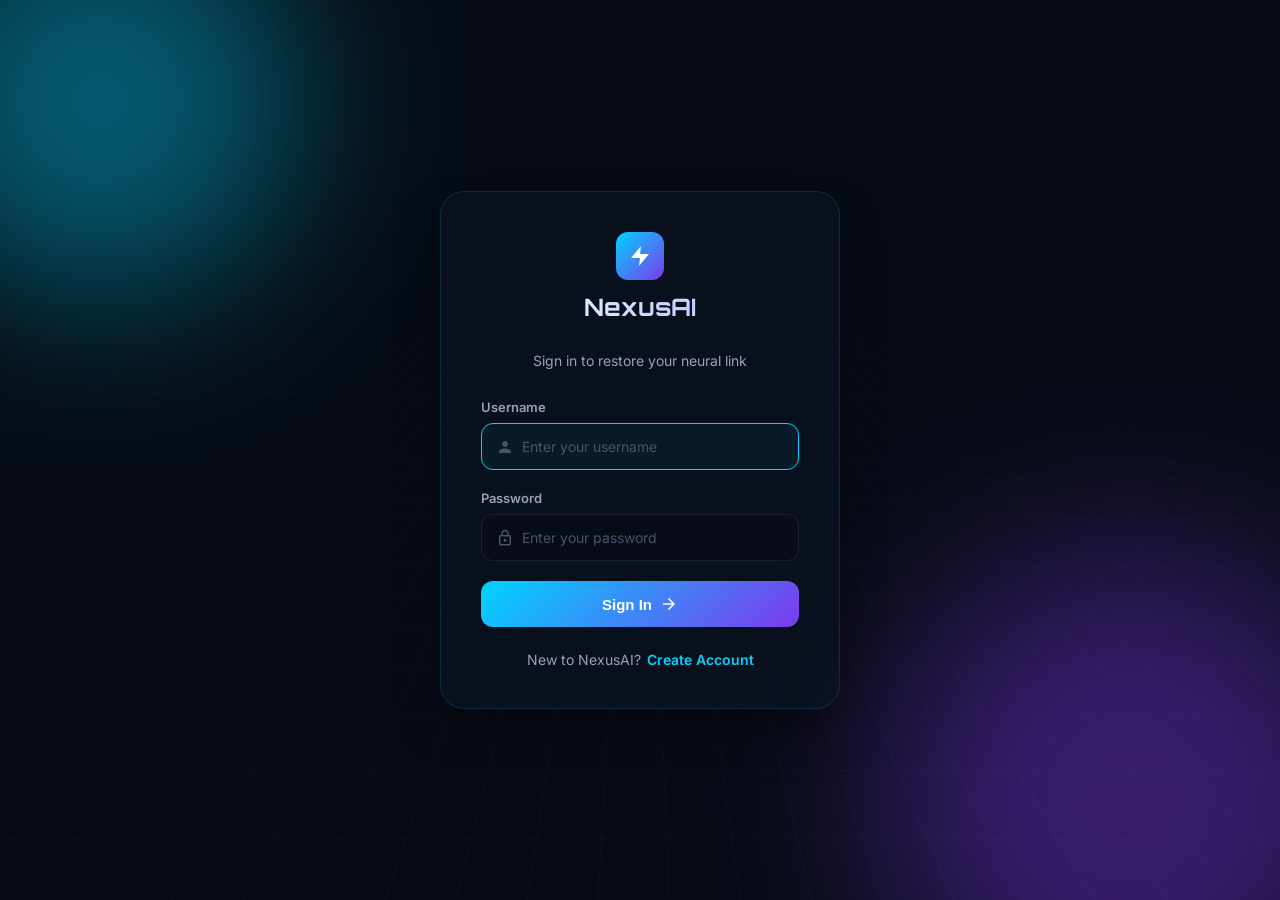
<file: public/login/index.html>
<!DOCTYPE html>
<html lang="en">
<head>
    <meta charset="UTF-8">
    <meta name="viewport" content="width=device-width, initial-scale=1.0">
    <title>NexusAI — Sign In</title>
    <link href="https://fonts.googleapis.com/css2?family=Inter:wght@400;500;600;700&family=Orbitron:wght@500;700;900&display=swap" rel="stylesheet">
    <style>
        :root {
            --bg-dark: #070b14;
            --glass-bg: rgba(13, 20, 36, 0.6);
            --glass-border: rgba(0, 212, 255, 0.15);
            --cyan: #00d4ff;
            --violet: #7c3aed;
            --text-1: #ffffff;
            --text-2: #94a3b8;
            --text-3: #475569;
            --error: #f87171;
            --success: #34d399;
        }

        * { box-sizing: border-box; margin: 0; padding: 0; }

        body {
            background-color: var(--bg-dark);
            color: var(--text-1);
            font-family: 'Inter', sans-serif;
            min-height: 100vh;
            display: flex;
            align-items: center;
            justify-content: center;
            overflow: hidden;
            position: relative;
        }

        /* ================= BACKGROUND ================= */
        .scene { position: absolute; inset: 0; z-index: 0; overflow: hidden; }
        .orb {
            position: absolute; border-radius: 50%; filter: blur(90px); opacity: 0.4;
            animation: float-orb 20s infinite alternate ease-in-out;
        }
        .orb-1 { width: 400px; height: 400px; background: var(--cyan); top: -100px; left: -100px; }
        .orb-2 { width: 500px; height: 500px; background: var(--violet); bottom: -150px; right: -100px; animation-delay: -5s; }
        .grid {
            position: absolute; inset: -50%;
            background-image: linear-gradient(rgba(255,255,255,0.03) 1px, transparent 1px),
                              linear-gradient(90deg, rgba(255,255,255,0.03) 1px, transparent 1px);
            background-size: 50px 50px;
            transform: perspective(500px) rotateX(60deg) translateY(-100px) translateZ(-200px);
            animation: grid-move 20s linear infinite;
            opacity: 0.5;
        }
        @keyframes float-orb { 0% { transform: translate(0, 0) scale(1); } 100% { transform: translate(50px, 50px) scale(1.1); } }
        @keyframes grid-move { 0% { transform: perspective(500px) rotateX(60deg) translateY(0) translateZ(-200px); } 100% { transform: perspective(500px) rotateX(60deg) translateY(50px) translateZ(-200px); } }

        /* ================= CARD ================= */
        .glass-card {
            width: 100%; max-width: 400px;
            background: var(--glass-bg);
            backdrop-filter: blur(24px);
            -webkit-backdrop-filter: blur(24px);
            border: 1px solid var(--glass-border);
            border-radius: 24px;
            padding: 40px;
            position: relative;
            z-index: 10;
            box-shadow: 0 25px 50px -12px rgba(0, 0, 0, 0.5);
            margin: 20px;
        }

        .brand { text-align: center; margin-bottom: 30px; }
        .brand-logo { display: inline-flex; justify-content: center; align-items: center; width: 48px; height: 48px; background: linear-gradient(135deg, var(--cyan), var(--violet)); border-radius: 12px; margin-bottom: 12px; }
        .brand-logo svg { width: 24px; height: 24px; fill: white; }
        .brand-name { font-family: 'Orbitron', sans-serif; font-size: 24px; font-weight: 700; background: linear-gradient(135deg, #fff 0%, #a5b4fc 100%); -webkit-background-clip: text; -webkit-text-fill-color: transparent; }
        
        .card-subtitle { text-align: center; color: var(--text-2); font-size: 14px; margin-bottom: 30px; }

        /* ================= FORM ================= */
        .form-group { margin-bottom: 20px; }
        .form-label { display: block; font-size: 13px; font-weight: 600; color: var(--text-2); margin-bottom: 8px; }
        .input-wrap { position: relative; display: flex; align-items: center; background: rgba(0,0,0,0.2); border: 1px solid rgba(255,255,255,0.08); border-radius: 12px; transition: border-color 0.2s, background 0.2s; }
        .input-wrap:focus-within { border-color: var(--cyan); background: rgba(0,212,255,0.05); }
        .input-prefix { position: absolute; left: 14px; color: var(--text-3); display: flex; align-items: center; }
        .input-prefix svg { width: 18px; height: 18px; fill: currentColor; }
        .form-input { width: 100%; background: transparent; border: none; padding: 14px 14px 14px 40px; color: #fff; font-size: 14px; font-family: 'Inter', sans-serif; outline: none; }
        .form-input::placeholder { color: var(--text-3); }

        /* ================= BUTTON ================= */
        .btn-primary {
            width: 100%; background: linear-gradient(135deg, var(--cyan) 0%, var(--violet) 100%); border: none; border-radius: 12px; padding: 14px; color: #fff; font-size: 15px; font-weight: 700; cursor: pointer; transition: transform 0.2s, box-shadow 0.2s; display: flex; align-items: center; justify-content: center; gap: 8px; margin-top: 10px;
        }
        .btn-primary:hover { transform: translateY(-2px); box-shadow: 0 10px 25px rgba(0,212,255,0.3); }
        .btn-primary svg { width: 18px; height: 18px; fill: currentColor; }

        /* ================= ERROR ================= */
        .error-bar {
            display: none; align-items: flex-start; gap: 10px; background: rgba(248,113,113,0.08); border: 1px solid rgba(248,113,113,0.25); border-radius: 10px; padding: 12px; font-size: 13px; color: var(--error); margin-bottom: 20px; line-height: 1.4;
        }
        .error-bar.show { display: flex; }
        .error-bar svg { width: 18px; height: 18px; fill: currentColor; flex-shrink: 0; margin-top: 1px; }

        /* ================= FOOTER ================= */
        .footer-link { display: flex; justify-content: center; margin-top: 24px; font-size: 14px; color: var(--text-2); }
        .footer-link a { color: var(--cyan); text-decoration: none; font-weight: 600; margin-left: 6px; }
        .footer-link a:hover { text-decoration: underline; }

    </style>
</head>
<body>

<div class="scene">
    <div class="orb orb-1"></div>
    <div class="orb orb-2"></div>
    <div class="grid"></div>
</div>

<div class="glass-card">
    <div class="brand">
        <div class="brand-logo">
            <svg viewBox="0 0 24 24"><path d="M13 2L3 14h9l-1 8 10-12h-9l1-8z"/></svg>
        </div>
        <div class="brand-name">NexusAI</div>
    </div>
    
    <div class="card-subtitle">Sign in to restore your neural link</div>

    <div class="error-bar" id="errorBar">
        <svg viewBox="0 0 24 24"><path d="M12 2C6.48 2 2 6.48 2 12s4.48 10 10 10 10-4.48 10-10S17.52 2 12 2zm1 15h-2v-2h2v2zm0-4h-2V7h2v6z"/></svg>
        <span id="errorText">Invalid credentials!</span>
    </div>

    <form id="loginForm" onsubmit="handleLogin(event)">
        <div class="form-group">
            <label class="form-label">Username</label>
            <div class="input-wrap">
                <span class="input-prefix">
                    <svg viewBox="0 0 24 24"><path d="M12 12c2.21 0 4-1.79 4-4s-1.79-4-4-4-4 1.79-4 4 1.79 4 4 4zm0 2c-2.67 0-8 1.34-8 4v2h16v-2c0-2.66-5.33-4-8-4z"/></svg>
                </span>
                <input class="form-input" type="text" id="username" placeholder="Enter your username" required autofocus />
            </div>
        </div>

        <div class="form-group">
            <label class="form-label">Password</label>
            <div class="input-wrap">
                <span class="input-prefix">
                    <svg viewBox="0 0 24 24"><path d="M18 8h-1V6c0-2.76-2.24-5-5-5S7 3.24 7 6v2H6c-1.1 0-2 .9-2 2v10c0 1.1.9 2 2 2h12c1.1 0 2-.9 2-2V10c0-1.1-.9-2-2-2zM9 6c0-1.66 1.34-3 3-3s3 1.34 3 3v2H9V6zm9 14H6V10h12v10zm-6-3c1.1 0 2-.9 2-2s-.9-2-2-2-2 .9-2 2 .9 2 2 2z"/></svg>
                </span>
                <input class="form-input" type="password" id="password" placeholder="Enter your password" required />
            </div>
        </div>

        <button type="submit" class="btn-primary" id="loginBtn">
            Sign In
            <svg viewBox="0 0 24 24"><path d="M12 4l-1.41 1.41L16.17 11H4v2h12.17l-5.58 5.59L12 20l8-8z"/></svg>
        </button>
    </form>

    <div class="footer-link">
        New to NexusAI? <a href="/public/login/signup.html">Create Account</a>
    </div>
</div>

<script>
    async function handleLogin(e) {
        e.preventDefault();
        const btn = document.getElementById('loginBtn');
        const errorBar = document.getElementById('errorBar');
        const errorText = document.getElementById('errorText');

        errorBar.classList.remove('show');
        btn.disabled = true;
        btn.style.opacity = '0.7';

        const username = document.getElementById('username').value.trim();
        const password = document.getElementById('password').value;

        try {
            const resp = await fetch('/login', {
                method: 'POST',
                body: new URLSearchParams({ username, password }),
                headers: { 'Content-Type': 'application/x-www-form-urlencoded' }
            });

            if (resp.ok) {
                window.location.href = '/';
            } else {
                errorText.innerHTML = 'Invalid credentials!<br><br><b>Note:</b> Your Username itself is the password!';
                errorBar.classList.add('show');
            }
        } catch (err) {
            errorText.innerHTML = 'Network error. Please try again.';
            errorBar.classList.add('show');
        }

        btn.disabled = false;
        btn.style.opacity = '1';
    }
</script>
</body>
</html>
</file>
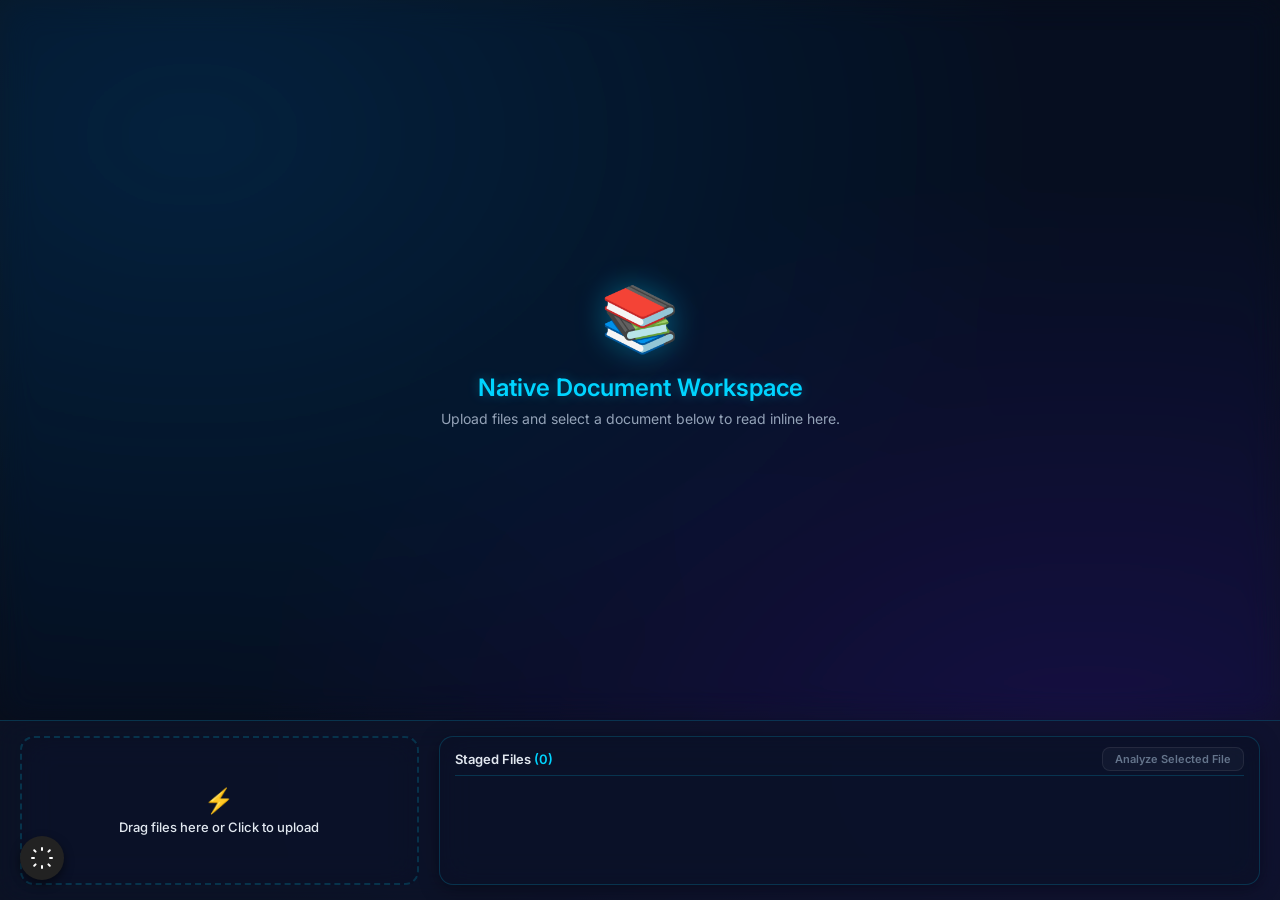
<file: public/workspace/index.html>
<!DOCTYPE html>
<html lang="en">
<head>
    <meta charset="UTF-8">
    <meta name="viewport" content="width=device-width, initial-scale=1.0">
    <meta name="description" content="NexusAI Document Workspace — Dual-Engine Scholar-Gamer CoPilot">
    <title>NexusAI — Document Workspace</title>
    <link rel="stylesheet" href="style.css">
    <!-- Chainlit Copilot Widget script (served by the Chainlit server) -->
    <script src="http://localhost:8000/copilot/index.js"></script>
</head>
<body>

    <!-- Full-width Document Workspace -->
    <!-- The Chainlit sidebar (displayMode: "sidebar") attaches to the right edge
         and pushes this workspace panel automatically — no manual width required. -->
    <div class="workspace">
        <!-- Top 80%: Native Document Viewer -->
        <div id="viewer-section" class="viewer-section">
            <iframe id="doc-viewer" class="pdf-viewer" style="display: none;" src="" width="100%" height="100%"></iframe>

            <div id="viewer-placeholder" class="viewer-placeholder">
                <div class="placeholder-icon">📚</div>
                <h2>Native Document Workspace</h2>
                <p>Upload files and select a document below to read inline here.</p>
            </div>

            <div id="script-preview-container" class="script-preview-container" style="display: none;">
                <pre><code id="script-preview-code"></code></pre>
            </div>
        </div>

        <!-- Bottom 20%: Staging Tray & Dropzone -->
        <div class="workspace-bottom">
            <!-- Dropzone -->
            <div class="upload-box" id="drop-zone" onclick="document.getElementById('file-input').click()">
                <div class="upload-box-content">
                    <span class="upload-icon">⚡</span>
                    <h3>Drag files here or Click to upload</h3>
                </div>
                <input type="file" id="file-input" style="display: none;"
                    multiple
                    accept=".png,.jpg,.jpeg,.webp,.doc,.docx,.pdf,.ppt,.pptx,.xls,.xlsx,.txt,.csv,.py,.js,.json,.md"
                    onchange="handleFiles(this.files)">
            </div>

            <!-- Staging Tray -->
            <div id="staging-tray" class="staging-tray">
                <div class="tray-header">
                    <h4>Staged Files <span id="staged-count">(0)</span></h4>
                    <button id="analyze-btn" class="analyze-btn" onclick="analyzeStagedFiles()" disabled>Analyze Selected File</button>
                </div>
                <div id="staged-files-list" class="staged-files-list"></div>
            </div>
        </div>

        <p id="status-text"></p>
    </div>

    <!-- Toast Notification Container -->
    <div id="toast-container" class="toast-container"></div>

    <!-- Gamer Plugin Toggle -->
    <a href="http://localhost:8001" target="_blank" class="plugin-toggle" style="position: fixed; bottom: 20px; left: 20px; z-index: 1000; background: #222; padding: 10px; border-radius: 50%; color: white; display: flex; align-items: center; justify-content: center; box-shadow: 0 4px 10px rgba(0,0,0,0.5);">
        <svg width="24" height="24" viewBox="0 0 24 24" fill="none" stroke="currentColor" stroke-width="2" stroke-linecap="round" stroke-linejoin="round">
            <path d="M12 2v2M12 20v2M4.2 4.2l1.4 1.4M18.4 18.4l1.4 1.4M2 12h2M20 12h2M4.2 19.8l1.4-1.4M18.4 5.6l1.4-1.4"/>
        </svg>
    </a>

    <!-- Workspace Logic -->
    <script src="app.js"></script>
</body>
</html>
</file>
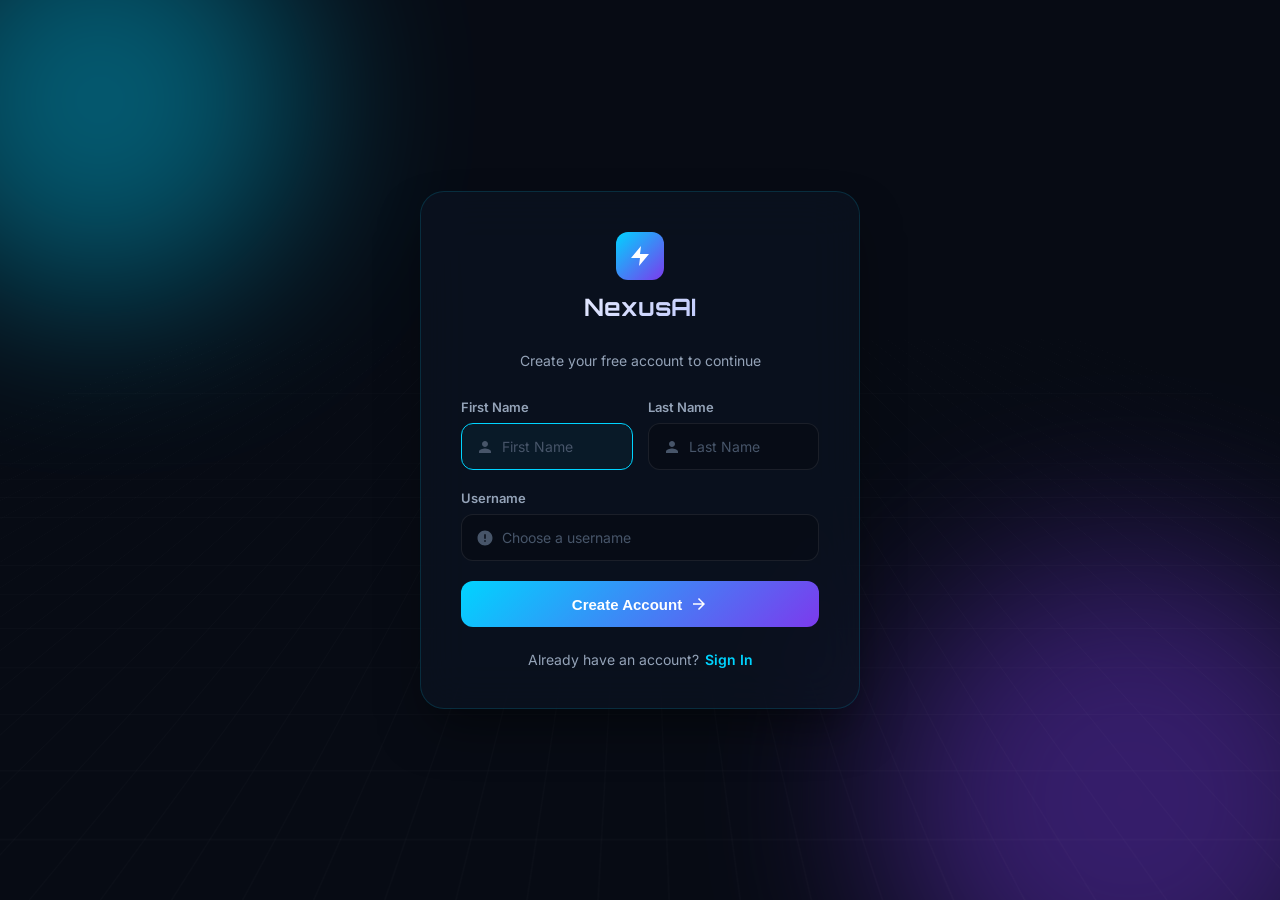
<file: public/login/signup.html>
<!DOCTYPE html>
<html lang="en">
<head>
    <meta charset="UTF-8">
    <meta name="viewport" content="width=device-width, initial-scale=1.0">
    <title>NexusAI — Create Account</title>
    <link href="https://fonts.googleapis.com/css2?family=Inter:wght@400;500;600;700&family=Orbitron:wght@500;700;900&display=swap" rel="stylesheet">
    <style>
        :root {
            --bg-dark: #070b14;
            --glass-bg: rgba(13, 20, 36, 0.6);
            --glass-border: rgba(0, 212, 255, 0.15);
            --cyan: #00d4ff;
            --violet: #7c3aed;
            --text-1: #ffffff;
            --text-2: #94a3b8;
            --text-3: #475569;
            --error: #f87171;
            --success: #34d399;
        }

        * { box-sizing: border-box; margin: 0; padding: 0; }

        body {
            background-color: var(--bg-dark);
            color: var(--text-1);
            font-family: 'Inter', sans-serif;
            min-height: 100vh;
            display: flex;
            align-items: center;
            justify-content: center;
            overflow: hidden;
            position: relative;
        }

        /* ================= BACKGROUND ================= */
        .scene { position: absolute; inset: 0; z-index: 0; overflow: hidden; }
        .orb {
            position: absolute; border-radius: 50%; filter: blur(90px); opacity: 0.4;
            animation: float-orb 20s infinite alternate ease-in-out;
        }
        .orb-1 { width: 400px; height: 400px; background: var(--cyan); top: -100px; left: -100px; }
        .orb-2 { width: 500px; height: 500px; background: var(--violet); bottom: -150px; right: -100px; animation-delay: -5s; }
        .grid {
            position: absolute; inset: -50%;
            background-image: linear-gradient(rgba(255,255,255,0.03) 1px, transparent 1px),
                              linear-gradient(90deg, rgba(255,255,255,0.03) 1px, transparent 1px);
            background-size: 50px 50px;
            transform: perspective(500px) rotateX(60deg) translateY(-100px) translateZ(-200px);
            animation: grid-move 20s linear infinite;
            opacity: 0.5;
        }
        @keyframes float-orb { 0% { transform: translate(0, 0) scale(1); } 100% { transform: translate(50px, 50px) scale(1.1); } }
        @keyframes grid-move { 0% { transform: perspective(500px) rotateX(60deg) translateY(0) translateZ(-200px); } 100% { transform: perspective(500px) rotateX(60deg) translateY(50px) translateZ(-200px); } }

        /* ================= CARD ================= */
        .glass-card {
            width: 100%; max-width: 440px;
            background: var(--glass-bg);
            backdrop-filter: blur(24px);
            -webkit-backdrop-filter: blur(24px);
            border: 1px solid var(--glass-border);
            border-radius: 24px;
            padding: 40px;
            position: relative;
            z-index: 10;
            box-shadow: 0 25px 50px -12px rgba(0, 0, 0, 0.5);
            margin: 20px;
        }

        .brand { text-align: center; margin-bottom: 30px; }
        .brand-logo { display: inline-flex; justify-content: center; align-items: center; width: 48px; height: 48px; background: linear-gradient(135deg, var(--cyan), var(--violet)); border-radius: 12px; margin-bottom: 12px; }
        .brand-logo svg { width: 24px; height: 24px; fill: white; }
        .brand-name { font-family: 'Orbitron', sans-serif; font-size: 24px; font-weight: 700; background: linear-gradient(135deg, #fff 0%, #a5b4fc 100%); -webkit-background-clip: text; -webkit-text-fill-color: transparent; }
        
        .card-subtitle { text-align: center; color: var(--text-2); font-size: 14px; margin-bottom: 30px; }

        /* ================= FORM ================= */
        .form-row { display: flex; gap: 15px; margin-bottom: 20px; }
        .form-row .form-group { flex: 1; margin-bottom: 0; }
        .form-group { margin-bottom: 20px; }
        .form-label { display: block; font-size: 13px; font-weight: 600; color: var(--text-2); margin-bottom: 8px; }
        .input-wrap { position: relative; display: flex; align-items: center; background: rgba(0,0,0,0.2); border: 1px solid rgba(255,255,255,0.08); border-radius: 12px; transition: border-color 0.2s, background 0.2s; }
        .input-wrap:focus-within { border-color: var(--cyan); background: rgba(0,212,255,0.05); }
        .input-prefix { position: absolute; left: 14px; color: var(--text-3); display: flex; align-items: center; }
        .input-prefix svg { width: 18px; height: 18px; fill: currentColor; }
        .form-input { width: 100%; background: transparent; border: none; padding: 14px 14px 14px 40px; color: #fff; font-size: 14px; font-family: 'Inter', sans-serif; outline: none; }
        .form-input::placeholder { color: var(--text-3); }

        /* ================= BUTTON ================= */
        .btn-primary {
            width: 100%; background: linear-gradient(135deg, var(--cyan) 0%, var(--violet) 100%); border: none; border-radius: 12px; padding: 14px; color: #fff; font-size: 15px; font-weight: 700; cursor: pointer; transition: transform 0.2s, box-shadow 0.2s; display: flex; align-items: center; justify-content: center; gap: 8px; margin-top: 10px;
        }
        .btn-primary:hover { transform: translateY(-2px); box-shadow: 0 10px 25px rgba(0,212,255,0.3); }
        .btn-primary svg { width: 18px; height: 18px; fill: currentColor; }

        /* ================= ALERT ================= */
        .alert-bar {
            display: none; align-items: flex-start; gap: 10px; border-radius: 10px; padding: 12px; font-size: 13px; margin-bottom: 20px; line-height: 1.4;
        }
        .alert-bar.show { display: flex; }
        .alert-bar.error { background: rgba(248,113,113,0.08); border: 1px solid rgba(248,113,113,0.25); color: var(--error); }
        .alert-bar.success { background: rgba(52,211,153,0.08); border: 1px solid rgba(52,211,153,0.25); color: var(--success); }
        .alert-bar svg { width: 18px; height: 18px; fill: currentColor; flex-shrink: 0; margin-top: 1px; }

        /* ================= FOOTER ================= */
        .footer-link { display: flex; justify-content: center; margin-top: 24px; font-size: 14px; color: var(--text-2); }
        .footer-link a { color: var(--cyan); text-decoration: none; font-weight: 600; margin-left: 6px; }
        .footer-link a:hover { text-decoration: underline; }

    </style>
</head>
<body>

<div class="scene">
    <div class="orb orb-1"></div>
    <div class="orb orb-2"></div>
    <div class="grid"></div>
</div>

<div class="glass-card">
    <div class="brand">
        <div class="brand-logo">
            <svg viewBox="0 0 24 24"><path d="M13 2L3 14h9l-1 8 10-12h-9l1-8z"/></svg>
        </div>
        <div class="brand-name">NexusAI</div>
    </div>
    
    <div class="card-subtitle">Create your free account to continue</div>

    <div class="alert-bar" id="alertBar">
        <svg id="alertIcon" viewBox="0 0 24 24"></svg>
        <span id="alertText"></span>
    </div>

    <form id="signupForm" onsubmit="handleSignup(event)">
        <div class="form-row">
            <div class="form-group">
                <label class="form-label">First Name</label>
                <div class="input-wrap">
                    <span class="input-prefix">
                        <svg viewBox="0 0 24 24"><path d="M12 12c2.21 0 4-1.79 4-4s-1.79-4-4-4-4 1.79-4 4 1.79 4 4 4zm0 2c-2.67 0-8 1.34-8 4v2h16v-2c0-2.66-5.33-4-8-4z"/></svg>
                    </span>
                    <input class="form-input" type="text" id="firstName" placeholder="First Name" required autofocus />
                </div>
            </div>
            <div class="form-group">
                <label class="form-label">Last Name</label>
                <div class="input-wrap">
                    <span class="input-prefix">
                        <svg viewBox="0 0 24 24"><path d="M12 12c2.21 0 4-1.79 4-4s-1.79-4-4-4-4 1.79-4 4 1.79 4 4 4zm0 2c-2.67 0-8 1.34-8 4v2h16v-2c0-2.66-5.33-4-8-4z"/></svg>
                    </span>
                    <input class="form-input" type="text" id="lastName" placeholder="Last Name" />
                </div>
            </div>
        </div>

        <div class="form-group">
            <label class="form-label">Username</label>
            <div class="input-wrap">
                <span class="input-prefix">
                    <svg viewBox="0 0 24 24"><path d="M12 2C6.48 2 2 6.48 2 12s4.48 10 10 10 10-4.48 10-10S17.52 2 12 2zm1 15h-2v-2h2v2zm0-4h-2V7h2v6z"/></svg>
                </span>
                <input class="form-input" type="text" id="username" placeholder="Choose a username" required minlength="3" />
            </div>
        </div>

        <button type="submit" class="btn-primary" id="signupBtn">
            Create Account
            <svg viewBox="0 0 24 24"><path d="M12 4l-1.41 1.41L16.17 11H4v2h12.17l-5.58 5.59L12 20l8-8z"/></svg>
        </button>
    </form>

    <div class="footer-link">
        Already have an account? <a href="/public/login/index.html">Sign In</a>
    </div>
</div>

<script>
    const svgError = '<path d="M12 2C6.48 2 2 6.48 2 12s4.48 10 10 10 10-4.48 10-10S17.52 2 12 2zm1 15h-2v-2h2v2zm0-4h-2V7h2v6z"/>';
    const svgSuccess = '<path d="M9 16.17L4.83 12l-1.42 1.41L9 19 21 7l-1.41-1.41z"/>';

    function showAlert(msg, type) {
        const bar = document.getElementById('alertBar');
        document.getElementById('alertIcon').innerHTML = type === 'success' ? svgSuccess : svgError;
        document.getElementById('alertText').textContent = msg;
        bar.className = `alert-bar ${type} show`;
    }

    async function handleSignup(e) {
        e.preventDefault();
        const btn = document.getElementById('signupBtn');
        const username = document.getElementById('username').value.trim();

        if (username.length < 3) {
            showAlert('Username must be at least 3 characters.', 'error');
            return;
        }

        btn.disabled = true;
        btn.style.opacity = '0.7';

        try {
            showAlert(`Account ready for "${username}"! Signing you in...`, 'success');

            // Send username as BOTH username and password to log in automatically
            // Our app.py has been modified to enforce password == username
            const resp = await fetch('/login', {
                method: 'POST',
                body: new URLSearchParams({ username: username, password: username }),
                headers: { 'Content-Type': 'application/x-www-form-urlencoded' }
            });

            if (resp.ok) {
                window.location.href = '/';
            } else {
                showAlert('Could not sign you in automatically. Please log in manually.', 'error');
                setTimeout(() => { window.location.href = '/public/login/index.html'; }, 2000);
            }
        } catch (err) {
            showAlert('Network error. Please try again.', 'error');
            btn.disabled = false;
            btn.style.opacity = '1';
        }
    }
</script>
</body>
</html>
</file>
<file: public/workspace/style.css>
/* =====================================================
   NEXUS AI — WORKSPACE LIQUID GLASS FROST v3.0
   Supports: Dark mode (default) + Light mode override
   Layout: Full-width workspace, Chainlit sidebar auto-attached
   ===================================================== */

@import url('https://fonts.googleapis.com/css2?family=Inter:wght@300;400;500;600;700&family=JetBrains+Mono:wght@400;500&display=swap');

/* ─── DESIGN TOKENS ─────────────────────────────────── */
:root {
    /* Palette */
    --ws-cyan:           #00d4ff;
    --ws-cyan-dim:       #0096bb;
    --ws-violet:         #7c3aed;
    --ws-emerald:        #10b981;

    /* Backgrounds */
    --ws-bg:             #060b16;
    --ws-panel:          rgba(14, 22, 42, 0.72);
    --ws-glass:          rgba(12, 18, 36, 0.65);
    --ws-glass-strong:   rgba(8, 14, 28, 0.90);

    /* Borders */
    --ws-border:         rgba(0, 212, 255, 0.18);
    --ws-border-hover:   rgba(0, 212, 255, 0.40);

    /* Text */
    --ws-text:           #e2e8f0;
    --ws-muted:          #94a3b8;
    --ws-dim:            #64748b;

    /* Blur */
    --ws-blur:           blur(16px) saturate(1.6);
    --ws-blur-strong:    blur(24px) saturate(1.8);

    /* Glow */
    --ws-glow-cyan:      0 0 20px rgba(0, 212, 255, 0.15);
    --ws-glow-sm:        0 4px 20px rgba(0, 0, 0, 0.35);
    --ws-shadow:         0 8px 32px rgba(0, 0, 0, 0.50);
    --ws-radius:         14px;
    --ws-radius-sm:      10px;
}

/* ─── LIGHT MODE TOKEN OVERRIDES ─────────────────────── */
[data-theme="light"], .light {
    --ws-bg:             #f5f7fa;
    --ws-panel:          rgba(255, 255, 255, 0.80);
    --ws-glass:          rgba(255, 255, 255, 0.72);
    --ws-glass-strong:   rgba(255, 255, 255, 0.95);

    --ws-border:         rgba(0, 0, 0, 0.12);
    --ws-border-hover:   rgba(8, 145, 178, 0.45);

    --ws-text:           #1a202c;
    --ws-muted:          #4a5568;
    --ws-dim:            #94a3b8;

    --ws-cyan:           #0891b2;
    --ws-glow-cyan:      0 0 20px rgba(8, 145, 178, 0.12);
    --ws-shadow:         0 8px 32px rgba(0, 0, 0, 0.12);
}

*, *::before, *::after { box-sizing: border-box; }

/* ─── BODY & LAYOUT ──────────────────────────────────── */
body {
    margin: 0;
    padding: 0;
    font-family: 'Inter', -apple-system, BlinkMacSystemFont, 'Segoe UI', sans-serif;
    background:
        radial-gradient(ellipse at 15% 15%, rgba(8, 60, 90, 0.50) 0%, transparent 55%),
        radial-gradient(ellipse at 85% 85%, rgba(45, 20, 100, 0.45) 0%, transparent 55%),
        var(--ws-bg);
    background-attachment: fixed;
    color: var(--ws-text);
    width: 100vw;
    height: 100vh;
    overflow: hidden;
}

[data-theme="light"] body, body.light {
    background:
        radial-gradient(ellipse at 15% 15%, rgba(0, 212, 255, 0.08) 0%, transparent 55%),
        radial-gradient(ellipse at 85% 85%, rgba(124, 58, 237, 0.08) 0%, transparent 55%),
        var(--ws-bg) !important;
    color: var(--ws-text) !important;
}

/* Full-width workspace — Chainlit sidebar pushed from right via displayMode: "sidebar" */
.workspace {
    width: 100%;
    height: 100vh;
    box-sizing: border-box;
    display: flex;
    flex-direction: column;
    background: transparent;
    position: relative;
}

/* ─── VIEWER SECTION (top 80%) ───────────────────────── */
.viewer-section {
    height: 80%;
    width: 100%;
    box-sizing: border-box;
    padding: 20px;
    display: flex;
    align-items: center;
    justify-content: center;
    position: relative;
    background: rgba(15, 23, 42, 0.30);
    backdrop-filter: var(--ws-blur);
    -webkit-backdrop-filter: var(--ws-blur);
}

[data-theme="light"] .viewer-section,
.light .viewer-section {
    background: rgba(255, 255, 255, 0.35) !important;
}

#doc-viewer, .pdf-viewer {
    border: 1px solid var(--ws-border);
    border-radius: 12px;
    box-shadow: var(--ws-glow-cyan), var(--ws-shadow);
    background: #0f172a;
}

[data-theme="light"] #doc-viewer,
[data-theme="light"] .pdf-viewer,
.light #doc-viewer,
.light .pdf-viewer {
    background: #ffffff !important;
    box-shadow: 0 8px 32px rgba(0, 0, 0, 0.06) !important;
}

.viewer-placeholder {
    display: flex;
    flex-direction: column;
    align-items: center;
    justify-content: center;
    text-align: center;
    color: var(--ws-muted);
}

.placeholder-icon {
    font-size: 64px;
    margin-bottom: 16px;
    filter: drop-shadow(0 0 15px rgba(0, 212, 255, 0.35));
}

[data-theme="light"] .placeholder-icon,
.light .placeholder-icon {
    filter: drop-shadow(0 0 15px rgba(8, 145, 178, 0.25)) !important;
}

.viewer-placeholder h2 {
    color: var(--ws-cyan);
    margin: 0;
    font-size: 24px;
    font-weight: 600;
    text-shadow: 0 0 12px rgba(0, 212, 255, 0.30);
}

[data-theme="light"] .viewer-placeholder h2,
.light .viewer-placeholder h2 {
    text-shadow: none !important;
}

.viewer-placeholder p {
    margin-top: 8px;
    font-size: 14px;
    color: var(--ws-muted);
}

/* Code/Script Preview */
.script-preview-container {
    width: 100%;
    height: 100%;
    box-sizing: border-box;
    padding: 16px;
    background: var(--ws-glass);
    border: 1px solid var(--ws-border);
    border-radius: 12px;
    overflow: auto;
    backdrop-filter: var(--ws-blur-strong);
    -webkit-backdrop-filter: var(--ws-blur-strong);
}

[data-theme="light"] .script-preview-container,
.light .script-preview-container {
    background: var(--ws-glass) !important;
}

.script-preview-container pre {
    margin: 0;
    font-family: 'JetBrains Mono', monospace;
    font-size: 13px;
    color: var(--ws-text);
    line-height: 1.5;
}

/* ─── WORKSPACE BOTTOM (20%) ─────────────────────────── */
.workspace-bottom {
    height: 20%;
    width: 100%;
    box-sizing: border-box;
    padding: 15px 20px;
    display: flex;
    gap: 20px;
    background: var(--ws-panel);
    backdrop-filter: var(--ws-blur);
    -webkit-backdrop-filter: var(--ws-blur);
    border-top: 1px solid var(--ws-border);
}

[data-theme="light"] .workspace-bottom,
.light .workspace-bottom {
    background: var(--ws-panel) !important;
    border-top: 1px solid rgba(0, 0, 0, 0.06) !important;
}

/* ─── UPLOAD / DROP ZONE ─────────────────────────────── */
.upload-box {
    flex: 1;
    height: 100%;
    border: 2px dashed var(--ws-border);
    border-radius: var(--ws-radius);
    display: flex;
    align-items: center;
    justify-content: center;
    background: var(--ws-glass);
    backdrop-filter: var(--ws-blur);
    -webkit-backdrop-filter: var(--ws-blur);
    cursor: pointer;
    transition: all 0.3s ease;
    color: var(--ws-muted);
    text-align: center;
}

.upload-box:hover {
    border-color: var(--ws-border-hover);
    background: var(--ws-glass-strong);
    transform: translateY(-2px);
    box-shadow: var(--ws-glow-cyan);
}

[data-theme="light"] .upload-box:hover,
.light .upload-box:hover {
    background: rgba(255, 255, 255, 0.95) !important;
    box-shadow: 0 4px 16px rgba(8, 145, 178, 0.12) !important;
}

.upload-box.highlight {
    border-color: var(--ws-border-hover);
    background: var(--ws-glass-strong);
    box-shadow: var(--ws-glow-cyan);
}

.upload-box-content h3 {
    font-size: 13px;
    margin: 4px 0 0 0;
    font-weight: 500;
    color: var(--ws-text);
}

.upload-icon {
    font-size: 24px;
}

/* ─── STAGING TRAY ───────────────────────────────────── */
.staging-tray {
    flex: 2;
    height: 100%;
    display: flex;
    flex-direction: column;
    background: var(--ws-glass);
    border: 1px solid var(--ws-border);
    border-radius: var(--ws-radius);
    padding: 10px 15px;
    box-sizing: border-box;
    box-shadow: var(--ws-glow-sm);
    backdrop-filter: var(--ws-blur);
    -webkit-backdrop-filter: var(--ws-blur);
}

[data-theme="light"] .staging-tray,
.light .staging-tray {
    background: var(--ws-glass) !important;
    box-shadow: 0 4px 20px rgba(0, 0, 0, 0.06) !important;
}

.tray-header {
    display: flex;
    justify-content: space-between;
    align-items: center;
    margin-bottom: 8px;
    border-bottom: 1px solid var(--ws-border);
    padding-bottom: 4px;
}

[data-theme="light"] .tray-header,
.light .tray-header {
    border-bottom: 1px solid rgba(0, 0, 0, 0.06) !important;
}

.tray-header h4 {
    margin: 0;
    font-size: 13px;
    color: var(--ws-text);
    font-weight: 600;
}

#staged-count {
    color: var(--ws-cyan);
}

.analyze-btn {
    background: linear-gradient(135deg, rgba(0, 212, 255, 0.18) 0%, rgba(0, 212, 255, 0.06) 100%);
    border: 1px solid rgba(0, 212, 255, 0.40);
    color: var(--ws-cyan);
    padding: 4px 12px;
    border-radius: 8px;
    font-size: 11px;
    font-weight: 600;
    cursor: pointer;
    transition: all 0.2s ease;
    font-family: 'Inter', sans-serif;
}

.analyze-btn:hover:not(:disabled) {
    background: linear-gradient(135deg, rgba(0, 212, 255, 0.32) 0%, rgba(0, 212, 255, 0.14) 100%);
    border-color: var(--ws-cyan);
    transform: translateY(-1px);
    box-shadow: 0 4px 14px rgba(0, 212, 255, 0.22);
}

.analyze-btn:disabled {
    background: rgba(255, 255, 255, 0.03);
    border-color: rgba(255, 255, 255, 0.08);
    color: var(--ws-dim);
    cursor: not-allowed;
}

[data-theme="light"] .analyze-btn:disabled,
.light .analyze-btn:disabled {
    background: rgba(0, 0, 0, 0.03) !important;
    border-color: rgba(0, 0, 0, 0.08) !important;
    color: #94a3b8 !important;
}

/* Horizontal staged file list */
.staged-files-list {
    display: flex;
    gap: 12px;
    overflow-x: auto;
    overflow-y: hidden;
    flex: 1;
    align-items: center;
    padding-bottom: 4px;
}

.staged-files-list::-webkit-scrollbar { height: 4px; }
.staged-files-list::-webkit-scrollbar-track { background: transparent; }
.staged-files-list::-webkit-scrollbar-thumb {
    background: rgba(0, 212, 255, 0.20);
    border-radius: 2px;
}

/* Individual staged file items */
.staged-file-item {
    display: flex;
    align-items: center;
    gap: 8px;
    padding: 6px 12px;
    background: rgba(255, 255, 255, 0.04);
    border: 1px solid rgba(255, 255, 255, 0.06);
    border-radius: 8px;
    white-space: nowrap;
    height: 34px;
    box-sizing: border-box;
    transition: all 0.2s ease;
    color: var(--ws-text);
}

[data-theme="light"] .staged-file-item,
.light .staged-file-item {
    background: rgba(0, 0, 0, 0.04) !important;
    border: 1px solid rgba(0, 0, 0, 0.06) !important;
    color: var(--ws-text) !important;
}

.staged-file-item:hover {
    background: rgba(0, 212, 255, 0.06);
}

[data-theme="light"] .staged-file-item:hover,
.light .staged-file-item:hover {
    background: rgba(8, 145, 178, 0.06) !important;
}

.staged-file-item.active {
    background: rgba(0, 212, 255, 0.10);
    border-color: rgba(0, 212, 255, 0.40);
    box-shadow: 0 0 12px rgba(0, 212, 255, 0.12);
}

[data-theme="light"] .staged-file-item.active,
.light .staged-file-item.active {
    background: rgba(8, 145, 178, 0.10) !important;
    border-color: rgba(8, 145, 178, 0.40) !important;
    box-shadow: 0 0 12px rgba(8, 145, 178, 0.10) !important;
}

.file-select-checkbox {
    accent-color: var(--ws-cyan);
    width: 14px;
    height: 14px;
    cursor: pointer;
    margin: 0;
}

.file-info {
    display: flex;
    align-items: center;
    gap: 6px;
    font-size: 12px;
    color: var(--ws-text);
}

.file-name {
    font-weight: 500;
    max-width: 120px;
    overflow: hidden;
    text-overflow: ellipsis;
}

.file-size {
    color: var(--ws-dim);
}

.remove-btn {
    background: none;
    border: none;
    color: #ef4444;
    cursor: pointer;
    font-size: 11px;
    display: flex;
    align-items: center;
    justify-content: center;
    width: 18px;
    height: 18px;
    border-radius: 50%;
    transition: all 0.2s ease;
}

.remove-btn:hover {
    background: rgba(239, 68, 68, 0.15);
}

/* Status text */
#status-text {
    position: absolute;
    bottom: 2px;
    left: 20px;
    color: var(--ws-cyan);
    font-size: 11px;
    font-family: 'JetBrains Mono', monospace;
    margin: 0;
    opacity: 0.8;
}

/* ─── TOAST NOTIFICATIONS ────────────────────────────── */
.toast-container {
    position: fixed;
    top: 20px;
    left: 20px;
    z-index: 2000;
    display: flex;
    flex-direction: column;
    gap: 12px;
    pointer-events: none;
}

.toast {
    pointer-events: auto;
    width: 300px;
    padding: 12px 16px;
    border-radius: var(--ws-radius-sm);
    font-size: 13px;
    font-weight: 500;
    color: var(--ws-text);
    background: var(--ws-glass-strong);
    backdrop-filter: var(--ws-blur-strong);
    -webkit-backdrop-filter: var(--ws-blur-strong);
    box-shadow: var(--ws-shadow);
    border: 1px solid var(--ws-border);
    transform: translateX(-120%);
    opacity: 0;
    transition: transform 0.4s cubic-bezier(0.175, 0.885, 0.32, 1.275), opacity 0.4s ease;
    display: flex;
    align-items: center;
    border-left: 4px solid #94a3b8;
    font-family: 'Inter', sans-serif;
}

[data-theme="light"] .toast,
.light .toast {
    background: var(--ws-glass-strong) !important;
    color: var(--ws-text) !important;
    box-shadow: 0 8px 32px rgba(0, 0, 0, 0.10) !important;
    border-color: rgba(0, 0, 0, 0.10) !important;
}

.toast.active {
    transform: translateX(0);
    opacity: 1;
}

.toast.fade-out {
    opacity: 0;
    transform: translateY(-20px);
}

.toast-warning { border-left-color: #f59e0b !important; box-shadow: var(--ws-glow-sm), 0 4px 20px rgba(245, 158, 11, 0.12) !important; }
.toast-error   { border-left-color: #ef4444 !important; box-shadow: var(--ws-glow-sm), 0 4px 20px rgba(239, 68, 68, 0.12) !important; }
.toast-success { border-left-color: #10b981 !important; box-shadow: var(--ws-glow-sm), 0 4px 20px rgba(16, 185, 129, 0.12) !important; }
</file>
